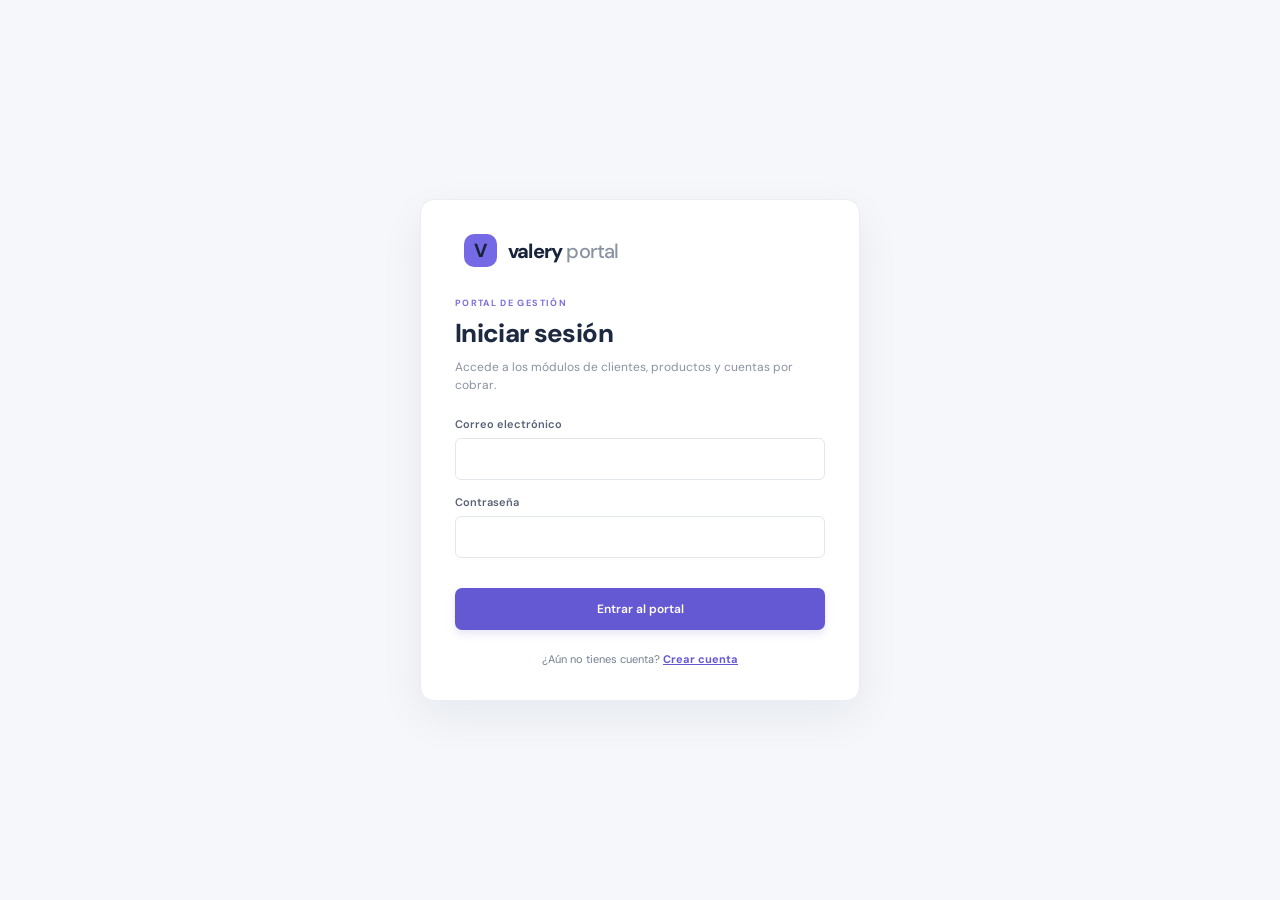
<file: login.html>
<!doctype html>
<html lang="es">
  <head>
    <meta charset="UTF-8">
    <meta name="viewport" content="width=device-width, initial-scale=1">
    <meta name="theme-color" content="#17243b">
    <meta name="description" content="Inicio de sesión del portal Valery.">
    <title>Iniciar sesión | Valery</title>
    <link rel="preconnect" href="https://fonts.googleapis.com">
    <link rel="preconnect" href="https://fonts.gstatic.com" crossorigin>
    <link href="https://fonts.googleapis.com/css2?family=DM+Sans:wght@400;500;600;700;800&display=swap" rel="stylesheet">
    <link rel="stylesheet" href="./styles.css">
    <script src="./auth.js" defer></script>
  </head>
  <body class="auth-page">
    <main class="auth-card">
      <a class="brand auth-brand" href="./login.html"><span class="brand-mark">V</span><span>valery <span class="brand-light">portal</span></span></a>
      <p class="eyebrow">PORTAL DE GESTIÓN</p>
      <h1>Iniciar sesión</h1>
      <p class="subtitle">Accede a los módulos de clientes, productos y cuentas por cobrar.</p>
      <form class="auth-form" data-auth-form="login" novalidate>
        <label class="form-field">Correo electrónico
          <input name="correo" type="email" autocomplete="email" maxlength="190" required>
        </label>
        <label class="form-field">Contraseña
          <input name="contrasena" type="password" autocomplete="current-password" minlength="8" required>
        </label>
        <p class="auth-message" role="alert" aria-live="polite"></p>
        <button class="button button-primary" type="submit">Entrar al portal</button>
      </form>
      <p class="auth-switch">¿Aún no tienes cuenta? <a href="./registro.html">Crear cuenta</a></p>
    </main>
  </body>
</html>
</file>
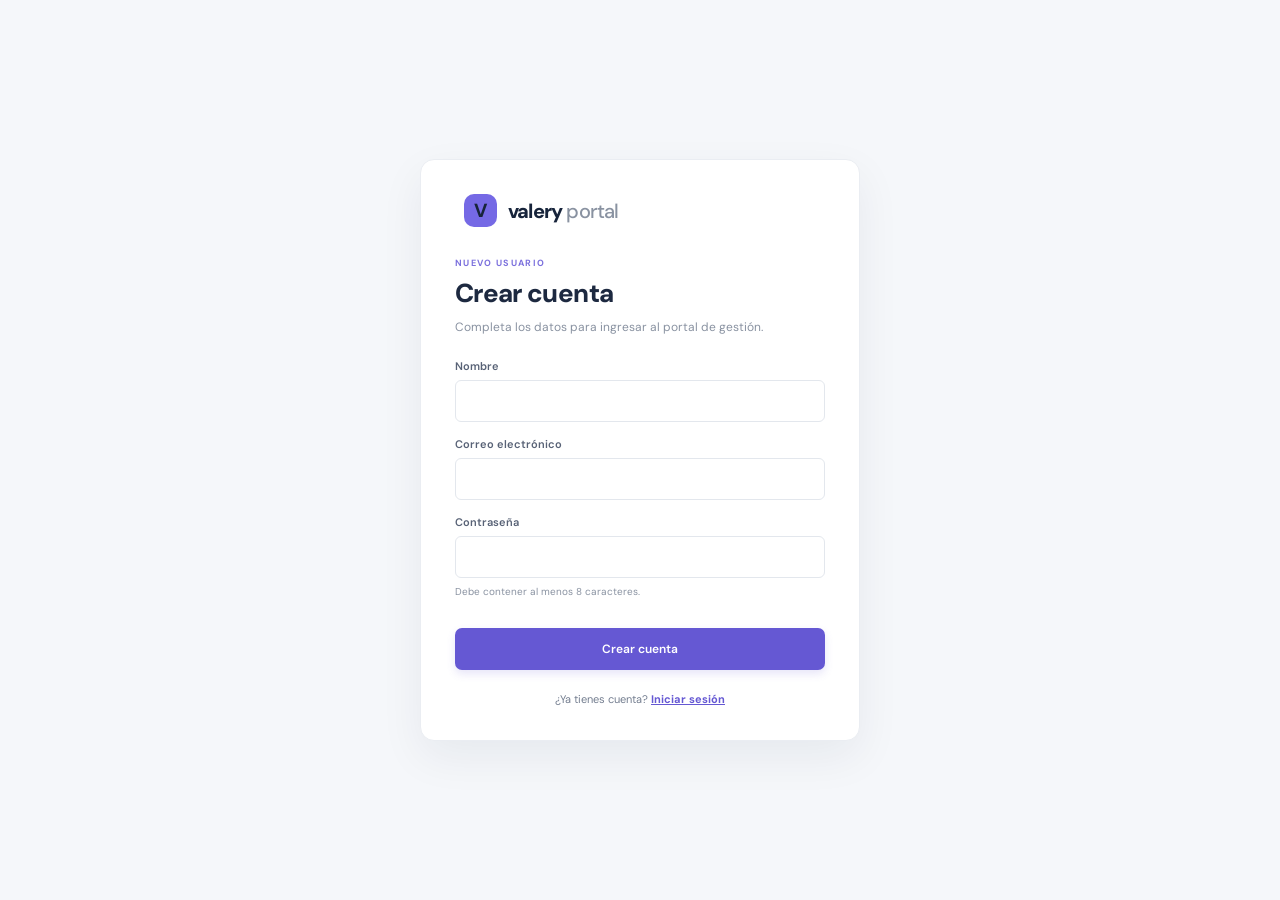
<file: registro.html>
<!doctype html>
<html lang="es">
  <head>
    <meta charset="UTF-8">
    <meta name="viewport" content="width=device-width, initial-scale=1">
    <meta name="theme-color" content="#17243b">
    <meta name="description" content="Registro de una cuenta del portal Valery.">
    <title>Crear cuenta | Valery</title>
    <link rel="preconnect" href="https://fonts.googleapis.com">
    <link rel="preconnect" href="https://fonts.gstatic.com" crossorigin>
    <link href="https://fonts.googleapis.com/css2?family=DM+Sans:wght@400;500;600;700;800&display=swap" rel="stylesheet">
    <link rel="stylesheet" href="./styles.css">
    <script src="./auth.js" defer></script>
  </head>
  <body class="auth-page">
    <main class="auth-card">
      <a class="brand auth-brand" href="./login.html"><span class="brand-mark">V</span><span>valery <span class="brand-light">portal</span></span></a>
      <p class="eyebrow">NUEVO USUARIO</p>
      <h1>Crear cuenta</h1>
      <p class="subtitle">Completa los datos para ingresar al portal de gestión.</p>
      <form class="auth-form" data-auth-form="registro" novalidate>
        <label class="form-field">Nombre
          <input name="nombre" autocomplete="name" minlength="2" maxlength="120" required>
        </label>
        <label class="form-field">Correo electrónico
          <input name="correo" type="email" autocomplete="email" maxlength="190" required>
        </label>
        <label class="form-field">Contraseña
          <input name="contrasena" type="password" autocomplete="new-password" minlength="8" maxlength="200" required>
          <small>Debe contener al menos 8 caracteres.</small>
        </label>
        <p class="auth-message" role="alert" aria-live="polite"></p>
        <button class="button button-primary" type="submit">Crear cuenta</button>
      </form>
      <p class="auth-switch">¿Ya tienes cuenta? <a href="./login.html">Iniciar sesión</a></p>
    </main>
  </body>
</html>
</file>
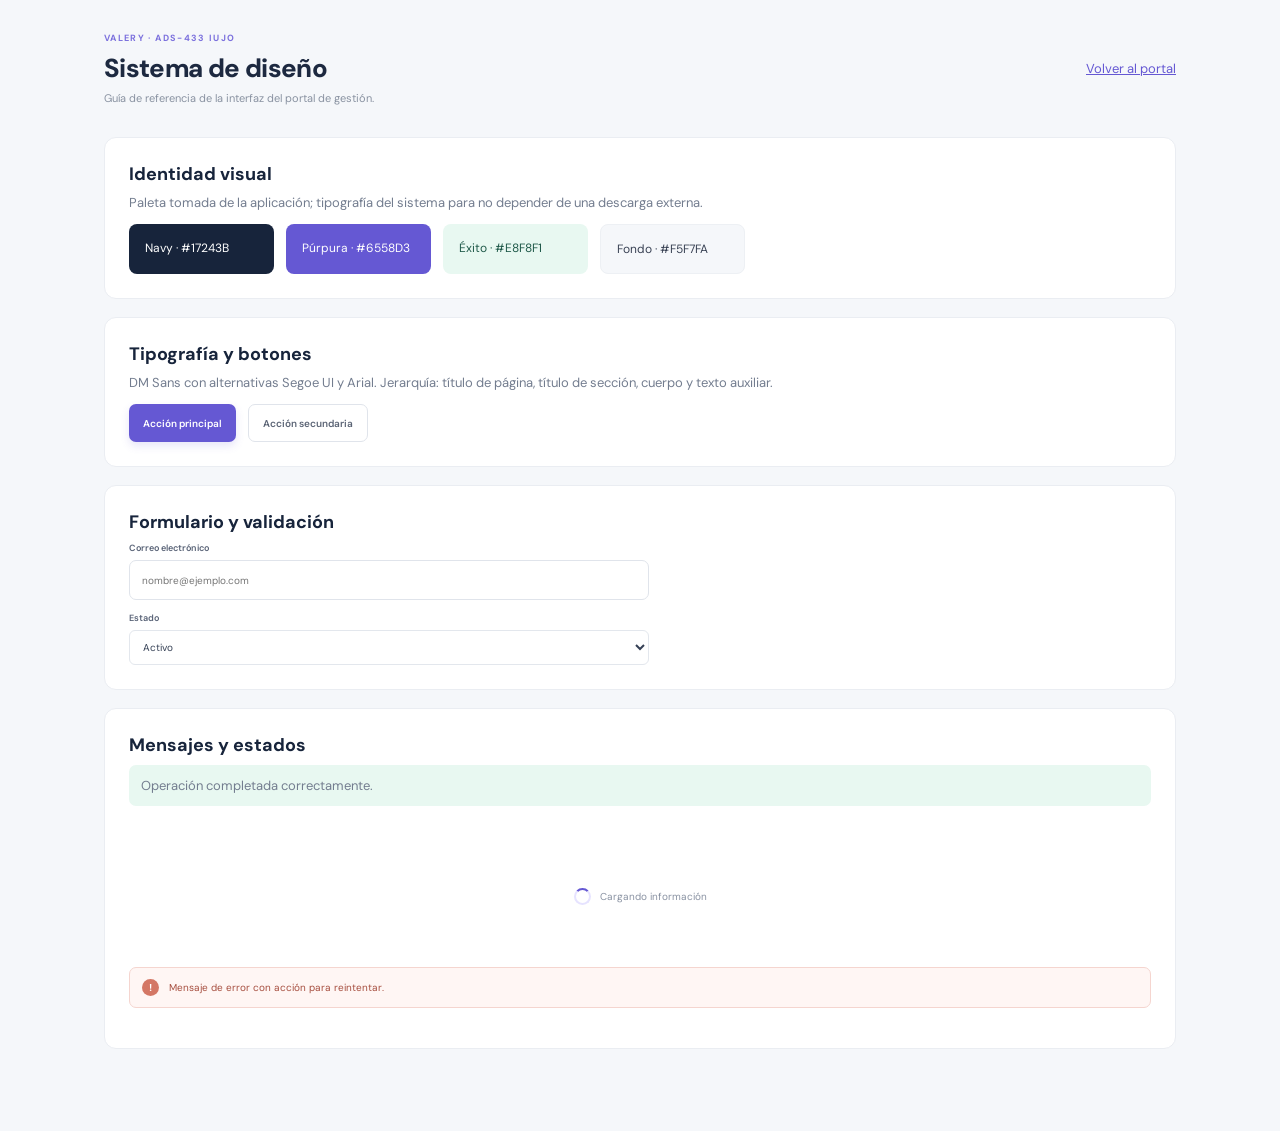
<file: sistema_diseno.html>
<!doctype html>
<html lang="es">
  <head>
    <meta charset="UTF-8">
    <meta name="viewport" content="width=device-width, initial-scale=1">
    <meta name="description" content="Guía de componentes visuales del portal Valery.">
    <title>Sistema de diseño | Valery</title>
    <link rel="preconnect" href="https://fonts.googleapis.com">
    <link rel="preconnect" href="https://fonts.gstatic.com" crossorigin>
    <link href="https://fonts.googleapis.com/css2?family=DM+Sans:wght@400;500;600;700;800&display=swap" rel="stylesheet">
    <link rel="stylesheet" href="./styles.css">
  </head>
  <body>
    <main class="design-page">
      <header class="design-header">
        <div><p class="eyebrow">VALERY · ADS-433 IUJO</p><h1>Sistema de diseño</h1><p class="subtitle">Guía de referencia de la interfaz del portal de gestión.</p></div>
        <a href="./index.html">Volver al portal</a>
      </header>
      <section class="design-section">
        <h2>Identidad visual</h2>
        <p>Paleta tomada de la aplicación; tipografía del sistema para no depender de una descarga externa.</p>
        <div class="swatches"><div class="swatch navy">Navy · #17243B</div><div class="swatch purple">Púrpura · #6558D3</div><div class="swatch green">Éxito · #E8F8F1</div><div class="swatch gray">Fondo · #F5F7FA</div></div>
      </section>
      <section class="design-section">
        <h2>Tipografía y botones</h2>
        <p>DM Sans con alternativas Segoe UI y Arial. Jerarquía: título de página, título de sección, cuerpo y texto auxiliar.</p>
        <div class="component-row"><button class="button button-primary" type="button">Acción principal</button><button class="button button-secondary" type="button">Acción secundaria</button></div>
      </section>
      <section class="design-section">
        <h2>Formulario y validación</h2>
        <form class="design-form">
          <label class="form-field">Correo electrónico<input type="email" placeholder="nombre@ejemplo.com"></label>
          <label class="form-field">Estado<select><option>Activo</option><option>Inactivo</option></select></label>
        </form>
      </section>
      <section class="design-section">
        <h2>Mensajes y estados</h2>
        <p class="design-note" role="status">Operación completada correctamente.</p>
        <div class="loading-state"><span class="spinner" aria-hidden="true"></span>Cargando información</div>
        <div class="alert" role="alert"><span class="alert-symbol">!</span><span>Mensaje de error con acción para reintentar.</span></div>
      </section>
    </main>
  </body>
</html>
</file>
<file: styles.css>
:root {
  font-family: "DM Sans", "Segoe UI", Arial, sans-serif;
  color: #20283a;
  background: #f5f7fa;
  font-synthesis: none;
  text-rendering: optimizeLegibility;
  -webkit-font-smoothing: antialiased;
  --navy: #17243b;
  --muted: #8992a1;
  --line: #edf0f4;
  --purple: #6558d3;
}

* { box-sizing: border-box; }
body { min-width: 360px; min-height: 100vh; margin: 0; }
button, input, select, textarea { font: inherit; }
button { cursor: pointer; }
button:disabled { cursor: not-allowed; opacity: .6; }
.app-shell { min-height: 100vh; }
.sidebar { position: fixed; inset: 0 auto 0 0; z-index: 2; display: flex; width: 238px; flex-direction: column; padding: 28px 17px 21px; color: #fff; background: var(--navy); }
.brand { display: flex; align-items: center; gap: 11px; padding: 0 9px; color: #fff; font-size: 20px; font-weight: 800; letter-spacing: -.8px; text-decoration: none; }
.brand-mark { display: grid; width: 33px; height: 33px; place-items: center; border-radius: 10px; background: #7569e5; font-size: 19px; }
.brand-light { color: #a8b2c3; font-weight: 500; }
.sidebar-label { margin: 56px 10px 12px; color: #8d9ab0; font-size: 10px; font-weight: 700; letter-spacing: 1.5px; }
.main-nav { display: flex; flex-direction: column; gap: 4px; }
.nav-link { display: flex; width: 100%; align-items: center; gap: 13px; padding: 12px 13px; border: 0; border-radius: 8px; color: #c0cad9; background: transparent; font-size: 12px; text-align: left; }
.nav-link.active { color: #fff; background: #293750; box-shadow: inset 3px 0 #8b80f1; }
.nav-link:hover:not(.active) { color: #fff; background: #22314a; }
.nav-icon { width: 18px; color: #aaa2ff; font-size: 17px; text-align: center; }
.sidebar-note { display: flex; align-items: center; gap: 10px; margin-top: auto; padding: 13px 9px; border: 1px solid #344159; border-radius: 9px; }
.online-dot { width: 8px; height: 8px; border-radius: 50%; background: #51c69b; box-shadow: 0 0 0 4px #27465a; }
.sidebar-note strong, .sidebar-note small { display: block; }
.sidebar-note strong { font-size: 11px; }
.sidebar-note small { margin-top: 4px; color: #98a5b7; font-size: 10px; }
.sidebar-footer { padding: 17px 9px 0; color: #8794a9; font-size: 10px; line-height: 1.7; }
.main-content { max-width: 1600px; min-height: 100vh; margin-left: 238px; padding: 0 38px 50px; }
.topbar { display: flex; height: 69px; align-items: center; justify-content: space-between; border-bottom: 1px solid #e9edf2; }
.topbar-start { display: flex; align-items: center; gap: 12px; }
.menu-toggle { display: none; width: 34px; height: 34px; border: 1px solid #e5e8ee; border-radius: 7px; color: var(--navy); background: #fff; font-size: 17px; }
.breadcrumb { color: #8c95a5; font-size: 12px; }
.breadcrumb span { padding: 0 9px; color: #c5cad3; }
.breadcrumb strong { color: #333d50; font-weight: 600; }
.account-chip { display: flex; align-items: center; gap: 9px; color: #586174; font-size: 11px; }
.avatar { display: grid; width: 30px; height: 30px; place-items: center; border-radius: 50%; color: #5145bb; background: #e9e7ff; font-size: 10px; font-weight: 700; }
.page-heading { display: flex; align-items: center; justify-content: space-between; gap: 16px; margin: 31px 0 23px; }
.eyebrow { margin: 0 0 7px; color: #7b70dd; font-size: 9px; font-weight: 700; letter-spacing: 1.35px; }
h1, h2, p { margin-top: 0; }
h1 { margin-bottom: 6px; color: #1d2940; font-size: 26px; font-weight: 800; letter-spacing: -.65px; }
.subtitle { margin-bottom: 0; color: #8992a1; font-size: 11px; }
.button { display: inline-flex; min-height: 38px; align-items: center; justify-content: center; gap: 8px; padding: 0 14px; border: 0; border-radius: 7px; font-size: 10px; font-weight: 600; transition: background .15s ease; }
.button-primary { color: #fff; background: var(--purple); box-shadow: 0 4px 9px #6558d328; }
.button-primary:hover:not(:disabled) { background: #5145bd; }
.button-secondary { border: 1px solid #e0e4eb; color: #5b6475; background: #fff; }
.metrics { display: grid; grid-template-columns: repeat(4, minmax(0, 1fr)); gap: 13px; margin-bottom: 18px; }
.compact-metrics { grid-template-columns: repeat(3, minmax(0, 1fr)); }
.metric-card { min-width: 0; padding: 15px 16px 13px; border: 1px solid #ebeff3; border-radius: 10px; background: #fff; box-shadow: 0 2px 6px #25365205; }
.metric-top { display: flex; align-items: center; justify-content: space-between; gap: 6px; color: #737d8f; font-size: 10px; }
.metric-icon { display: grid; width: 27px; height: 27px; flex: 0 0 27px; place-items: center; border-radius: 8px; font-size: 12px; font-weight: 700; }
.metric-icon.purple { color: #695bd7; background: #f0eeff; }
.metric-icon.green { color: #2da981; background: #e8f8f1; }
.metric-icon.amber { color: #d99b39; background: #fff5e5; }
.metric-icon.blue { color: #4389d3; background: #eaf4ff; }
.metric-icon.red { color: #cb6253; background: #fff0ed; }
.metric-card > strong { display: block; margin: 12px 0 4px; color: #202a3e; font-size: 21px; font-weight: 800; letter-spacing: -.4px; }
.metric-card > strong.metric-balance { font-size: clamp(14px, 1.4vw, 19px); }
.metric-card > small { color: #9aa2af; font-size: 9px; }
.table-card { overflow: hidden; margin-bottom: 18px; border: 1px solid #eaedf2; border-radius: 10px; background: #fff; box-shadow: 0 2px 8px #25365207; }
.table-heading { display: flex; align-items: center; justify-content: space-between; padding: 18px 19px 15px; }
.table-heading h2 { margin: 0 0 5px; color: #263148; font-size: 13px; font-weight: 700; }
.table-heading p { margin: 0; color: #929baa; font-size: 9px; }
.record-count { padding: 5px 8px; border-radius: 5px; color: #786cdb; background: #f3f1ff; font-size: 9px; font-weight: 600; white-space: nowrap; }
.filters { display: flex; gap: 9px; padding: 0 19px 14px; }
.filter-select { display: flex; align-items: center; gap: 8px; color: #778194; font-size: 9px; white-space: nowrap; }
.filter-select select { min-height: 34px; padding: 0 24px 0 9px; border: 1px solid #e6e9ef; border-radius: 6px; color: #596376; background: #fff; font: inherit; }
.search-box { display: flex; width: min(430px, 100%); height: 34px; align-items: center; gap: 8px; padding: 0 10px; border: 1px solid #e8ebf0; border-radius: 6px; color: #a6aebb; }
.search-box > span { font-size: 19px; }
.search-box input { width: 100%; border: 0; outline: 0; color: #343e52; background: transparent; font-size: 10px; }
.search-box input::placeholder { color: #a7aebb; }
.search-box button { padding: 0; border: 0; color: #7e8797; background: transparent; font-size: 17px; }
.table-wrap { overflow-x: auto; }
table { width: 100%; border-collapse: collapse; text-align: left; white-space: nowrap; }
thead { background: #fafbfc; }
th { height: 35px; padding: 0 11px; color: #929baa; font-size: 8px; font-weight: 700; letter-spacing: .55px; }
th:first-child, td:first-child { padding-left: 19px; }
th:last-child, td:last-child { padding-right: 17px; }
td { height: 59px; padding: 8px 11px; border-top: 1px solid #f0f2f5; color: #596376; font-size: 9px; }
.client-cell { display: flex; align-items: center; gap: 9px; }
.client-avatar { display: grid; width: 31px; height: 31px; flex: 0 0 31px; place-items: center; border-radius: 9px; color: #6558d3; background: #f0eeff; font-size: 9px; font-weight: 700; }
.client-cell strong, .client-cell small, .invoice-customer strong, .invoice-customer small { display: block; }
.client-cell strong, .invoice-customer strong { color: #354055; font-size: 9px; font-weight: 600; }
.client-cell small, .invoice-customer small { max-width: 190px; overflow: hidden; margin-top: 4px; color: #9ba3b0; font-size: 8px; text-overflow: ellipsis; }
.rif-cell { color: #515b6d; font-weight: 500; }
.money-cell { color: #424d60; font-variant-numeric: tabular-nums; font-weight: 600; }
.row-actions { display: flex; justify-content: flex-end; gap: 4px; }
.icon-button { display: grid; width: 27px; height: 27px; place-items: center; border: 1px solid transparent; border-radius: 6px; color: #758095; background: transparent; font-size: 13px; }
.icon-button:hover { border-color: #eceafc; color: #6558d3; background: #f8f7ff; }
.icon-button.danger:hover { border-color: #fae4df; color: #ca6957; background: #fff6f4; }
.loading-state, .empty-state { display: flex; min-height: 155px; align-items: center; justify-content: center; gap: 9px; color: #8992a2; font-size: 10px; }
.spinner { width: 17px; height: 17px; border: 2px solid #e6e3ff; border-top-color: #6558d3; border-radius: 50%; animation: spin .75s linear infinite; }
@keyframes spin { to { transform: rotate(360deg); } }
.empty-state { flex-direction: column; gap: 5px; }
.empty-state > span { color: #aaa3ed; font-size: 23px; }
.empty-state strong { color: #536075; font-size: 11px; }
.empty-state small { color: #98a1af; font-size: 9px; }
.pagination { display: flex; min-height: 55px; align-items: center; justify-content: space-between; gap: 12px; padding: 9px 18px; border-top: 1px solid #f0f2f5; color: #8e97a6; font-size: 9px; }
.pagination-controls { display: flex; align-items: center; gap: 8px; }
.pagination .button { min-height: 29px; padding: 0 10px; font-size: 9px; }
.page-indicator { min-width: 40px; color: #566174; text-align: center; }
.alert { display: flex; align-items: center; gap: 10px; margin: -7px 0 16px; padding: 11px 12px; border: 1px solid #f5d5cf; border-radius: 7px; color: #a64e3f; background: #fff6f4; font-size: 10px; }
.alert-symbol { display: grid; width: 17px; height: 17px; flex: 0 0 17px; place-items: center; border-radius: 50%; color: #fff; background: #d47765; font-size: 10px; font-weight: 700; }
.alert-close { margin-left: auto; border: 0; color: #a64e3f; background: transparent; font-size: 9px; font-weight: 700; white-space: nowrap; }
.price-layout { display: grid; grid-template-columns: minmax(0, 1.65fr) minmax(185px, .75fr); gap: 14px; margin-bottom: 16px; }
.price-form { display: grid; grid-template-columns: 1fr 1fr; gap: 14px; padding: 0 19px 19px; }
.form-field { display: flex; min-width: 0; flex-direction: column; gap: 6px; color: #586276; font-size: 9px; font-weight: 600; }
.form-field input, .form-field select, .form-field textarea { width: 100%; min-height: 35px; padding: 8px 9px; border: 1px solid #e3e7ed; border-radius: 6px; outline: 0; color: #354055; background: #fff; font-size: 10px; font-weight: 400; }
.form-field textarea { resize: vertical; }
.form-field input:focus, .form-field select:focus, .form-field textarea:focus { border-color: #938bea; box-shadow: 0 0 0 3px #7569e51a; }
.form-field [aria-invalid="true"] { border-color: #d47765; }
.price-form > .form-field:first-child, .price-help, .price-form > button { grid-column: 1 / -1; }
.price-form > button { justify-self: start; }
.price-help { padding: 10px; border-radius: 6px; color: #6e6a9f; background: #f6f5ff; font-size: 9px; line-height: 1.5; }
.product-count-card { align-self: start; }
.product-count-card > strong { margin-top: 19px; font-size: 27px; }
.statistics-input-card, .statistics-result-card { margin-bottom: 15px; padding: 18px; border: 1px solid #eaedf2; border-radius: 10px; background: #fff; box-shadow: 0 2px 8px #25365207; }
.statistics-input-heading { display: flex; align-items: flex-start; justify-content: space-between; gap: 14px; margin-bottom: 15px; }
.statistics-input-heading h2, .statistics-result-card h2 { margin: 0 0 5px; color: #263148; font-size: 13px; }
.statistics-input-heading p, .statistics-inputs small, .statistics-note, .statistics-actions > span { margin: 0; color: #8992a1; font-size: 10px; line-height: 1.6; }
.statistics-inputs { display: grid; grid-template-columns: repeat(2, minmax(0, 1fr)); gap: 14px; }
.statistics-inputs textarea { min-height: 100px; font-family: Consolas, monospace; font-size: 12px; line-height: 1.6; }
.statistics-inputs small { font-weight: 400; }
.statistics-actions { display: flex; align-items: center; justify-content: space-between; gap: 12px; margin-top: 15px; }
.statistics-results { display: grid; gap: 15px; }
.statistics-summaries { display: grid; grid-template-columns: repeat(auto-fit, minmax(260px, 1fr)); gap: 15px; }
.statistics-result-card { min-width: 0; margin: 0; }
.statistics-measures, .statistics-regression { display: grid; grid-template-columns: repeat(2, minmax(0, 1fr)); gap: 8px; margin: 13px 0 0; }
.statistics-measures > div, .statistics-regression > div { min-width: 0; padding: 10px; border-radius: 7px; background: #f7f8fb; }
.statistics-measures dt, .statistics-regression dt { color: #818b9b; font-size: 9px; line-height: 1.4; }
.statistics-measures dd, .statistics-regression dd { overflow-wrap: anywhere; margin: 5px 0 0; color: #263148; font-size: 13px; font-weight: 700; }
.statistics-chart-wrap { overflow-x: auto; margin: 10px 0; }
.statistics-chart { display: block; width: 100%; min-width: 440px; height: auto; }
.statistics-chart line { stroke: #cfd5df; stroke-width: 1.5; }
.statistics-chart rect { fill: #7569e5; }
.statistics-chart circle { fill: #6558d3; stroke: #fff; stroke-width: 1.5; }
.statistics-chart text { fill: #737d8f; font-family: inherit; font-size: 10px; }
.statistics-chart .statistics-regression-line { stroke: #d87955; stroke-dasharray: 6 4; stroke-width: 2.5; }
.statistics-result-card table { white-space: normal; }
.statistics-result-card th, .statistics-result-card td { height: auto; padding: 9px 11px; font-size: 10px; }
.statistics-caution { margin: 12px 0 0; color: #8c6729; font-size: 10px; line-height: 1.6; }
.statistics-error { margin: 0 0 15px; padding: 12px 14px; border: 1px solid #f5d5cf; border-radius: 7px; color: #a64e3f; background: #fff6f4; font-size: 11px; }
.statistics-result-card { margin-bottom: 15px; padding: 18px; border: 1px solid #eaedf2; border-radius: 10px; background: #fff; box-shadow: 0 2px 8px #25365207; }
.statistics-result-card h2 { margin: 0 0 5px; color: #263148; font-size: 13px; }
.statistics-note { margin: 0; color: #8992a1; font-size: 10px; line-height: 1.6; }
.behavior-chart { margin-top: 18px; }
.behavior-chart-bar { display: flex; height: 28px; overflow: hidden; border-radius: 7px; background: #f0f2f5; }
.behavior-chart-segment { min-width: 2px; transition: width .2s ease; }
.behavior-chart-segment.on-time, .behavior-legend i.on-time { background: #31a77b; }
.behavior-chart-segment.reminded, .behavior-legend i.reminded { background: #dfa43c; }
.behavior-chart-segment.late, .behavior-legend i.late { background: #cf6658; }
.behavior-legend { display: flex; flex-wrap: wrap; gap: 12px 20px; margin-top: 12px; }
.behavior-legend > span { display: flex; align-items: center; gap: 6px; color: #737d8f; font-size: 10px; }
.behavior-legend i { width: 9px; height: 9px; border-radius: 3px; }
.behavior-legend strong { color: #303a4f; }
.statistics-caution { margin: 15px 0 0; padding: 10px 12px; border-radius: 6px; color: #8c6729; background: #fff8e9; font-size: 10px; line-height: 1.6; }
.statistics-demo-note { margin: 10px 0 0; padding: 10px 12px; border: 1px solid #f1d6a5; border-radius: 6px; color: #765c2d; background: #fffaf0; font-size: 10px; line-height: 1.6; }
.payment-modal { width: min(430px, calc(100% - 30px)); }
.payment-summary { margin-bottom: 15px; padding: 11px; border-radius: 6px; color: #586276; background: #f7f7fb; font-size: 10px; line-height: 1.5; }
.invoice-actions { display: flex; flex-wrap: wrap; gap: 6px; }
.probability-cell { display: grid; min-width: 100px; gap: 5px; }
.probability-cell strong { color: #28344b; font-size: 11px; }
.probability-track { height: 5px; overflow: hidden; border-radius: 5px; background: #edf0f4; }
.probability-track i { display: block; height: 100%; border-radius: inherit; background: #31a77b; }
.behavior-badge { display: inline-block; padding: 5px 7px; border-radius: 20px; font-size: 8px; font-weight: 700; white-space: nowrap; }
.behavior-badge.on-time { color: #248b68; background: #e8f7f1; }
.behavior-badge.reminded { color: #986917; background: #fff5df; }
.behavior-badge.late { color: #bf5a4d; background: #fff0ed; }
.reminder-button { min-height: 30px; padding: 0 9px; font-size: 9px; }
.statistics-manual { margin: 16px 0; padding: 14px 18px; border: 1px solid #eaedf2; border-radius: 10px; background: #fff; }
.statistics-manual > summary { color: #354055; font-size: 11px; font-weight: 700; cursor: pointer; }
.statistics-manual[open] > summary { margin-bottom: 14px; }
.product-name { color: #374257; font-weight: 600; }
.days-filter { display: flex; align-items: center; gap: 7px; color: #778194; font-size: 9px; white-space: nowrap; }
.days-filter select { min-height: 33px; padding: 0 22px 0 8px; border: 1px solid #e6e9ef; border-radius: 6px; color: #596376; background: #fff; font: inherit; }
.alert-panel { overflow: hidden; margin-bottom: 16px; border: 1px solid #f0e6d1; border-radius: 10px; background: #fff; }
.alert-panel-title { display: flex; align-items: center; gap: 10px; padding: 14px 17px; border-bottom: 1px solid #f2eee5; }
.alert-panel-title > div { display: flex; flex: 1; flex-direction: column; gap: 4px; }
.alert-panel-title strong { color: #374257; font-size: 10px; }
.alert-panel-title small { color: #929baa; font-size: 8px; }
.invoice-alert { display: grid; grid-template-columns: 10px minmax(140px, 1fr) minmax(90px, auto) minmax(130px, auto); align-items: center; gap: 10px; padding: 11px 18px; border-bottom: 1px solid #f0f2f5; }
.invoice-alert:last-child { border-bottom: 0; }
.invoice-alert.vencido { background: #fff9f8; }
.invoice-alert.por_vencer { background: #fffdf7; }
.invoice-alert-main strong { color: #384358; font-size: 9px; }
.invoice-alert-main small { display: block; margin-top: 4px; color: #929baa; font-size: 8px; }
.invoice-alert-amount { color: #394459; font-size: 9px; font-weight: 700; text-align: right; }
.invoice-alert-due { color: #858e9e; font-size: 8px; text-align: right; }
.alert-status-dot { width: 8px; height: 8px; border-radius: 50%; background: #48ae86; }
.alert-status-dot.vencido { background: #d8695b; box-shadow: 0 0 0 3px #fbe7e4; }
.alert-status-dot.por_vencer { background: #d69a35; box-shadow: 0 0 0 3px #fff0d0; }
.alert-status-dot.al_dia { background: #48ae86; box-shadow: 0 0 0 3px #e2f5ed; }
.no-alerts { display: flex; min-height: 135px; align-items: center; justify-content: center; flex-direction: column; gap: 6px; }
.no-alerts > span { display: grid; width: 28px; height: 28px; place-items: center; border-radius: 50%; color: #26936d; background: #e8f7f1; font-weight: 700; }
.no-alerts strong { color: #4e5b70; font-size: 10px; }
.no-alerts small { color: #98a1af; font-size: 8px; text-align: center; }
.status-pill { display: inline-flex; min-width: 58px; justify-content: center; padding: 4px 7px; border-radius: 20px; color: #248b68; background: #e8f7f1; font-size: 8px; font-weight: 600; }
.status-pill.vencido { color: #bf5a4d; background: #fff0ed; }
.status-pill.por_vencer { color: #ad791f; background: #fff5df; }
.status-pill.al_dia { color: #248b68; background: #e8f7f1; }
.modal { width: min(590px, calc(100% - 30px)); max-height: min(90vh, 740px); padding: 0; border: 0; border-radius: 12px; background: #fff; box-shadow: 0 20px 65px #111d3240; }
.modal::backdrop { background: #131e32a8; }
.modal form { padding: 21px 23px 19px; }
.confirm-dialog { width: min(440px, calc(100% - 30px)); }
.confirm-dialog form > p { color: #697386; font-size: 12px; line-height: 1.6; }
.modal-heading { display: flex; align-items: flex-start; justify-content: space-between; margin-bottom: 18px; }
.modal-heading h2 { margin: 0; color: #202a3e; font-size: 18px; font-weight: 800; }
.modal-close { width: 29px; height: 29px; border: 0; border-radius: 6px; color: #788294; background: #f4f5f8; font-size: 19px; }
.form-grid { display: grid; grid-template-columns: 1fr 1fr; gap: 12px 13px; }
.form-field.full-width { grid-column: 1 / -1; }
.required-mark { color: #d47765; }
.field-error { min-height: 0; color: #bd5d4d; font-size: 8px; font-weight: 400; }
.form-error { margin: 0; color: #b55244; font-size: 9px; }
.modal-actions { display: flex; justify-content: flex-end; gap: 8px; margin-top: 18px; padding-top: 14px; border-top: 1px solid #eff1f4; }
.toast { position: fixed; right: 24px; bottom: 23px; z-index: 8; max-width: min(420px, calc(100vw - 35px)); padding: 13px 17px; border-radius: 8px; color: #fff; background: #24344c; box-shadow: 0 9px 25px #17243b30; font-size: 10px; }
.toast[hidden] { display: none; }
.sr-only { position: absolute; width: 1px; height: 1px; overflow: hidden; clip: rect(0, 0, 0, 0); white-space: nowrap; clip-path: inset(50%); }

@media (max-width: 1050px) {
  .main-content { padding-right: 22px; padding-left: 22px; }
  .metrics { grid-template-columns: repeat(2, minmax(0, 1fr)); }
  .compact-metrics { grid-template-columns: repeat(3, minmax(0, 1fr)); }
  .price-layout { grid-template-columns: 1fr; }
  .statistics-inputs { grid-template-columns: 1fr; }
}

@media (max-width: 700px) {
  .sidebar { width: 238px; align-items: stretch; padding: 18px 17px; transform: translateX(-105%); transition: transform .2s ease; box-shadow: 8px 0 28px #17243b20; }
  .sidebar.is-open { transform: translateX(0); }
  .brand { padding: 0 9px; }
  .brand > span:last-child, .sidebar-label, .sidebar-note > span:last-child, .sidebar-footer { display: initial; }
  .sidebar-label { margin: 32px 10px 12px; }
  .main-nav { width: 100%; align-items: stretch; margin-top: 0; }
  .main-nav .nav-link { width: 100%; height: auto; justify-content: flex-start; gap: 13px; padding: 12px 13px; overflow: visible; font-size: 12px; }
  .main-nav .nav-link .nav-icon { flex: 0 0 18px; font-size: 17px; }
  .sidebar-note { width: auto; justify-content: flex-start; padding: 13px 9px; }
  .main-content { margin-left: 0; padding: 0 13px 32px; }
  .statistics-inputs { grid-template-columns: 1fr; }
  .menu-toggle { display: inline-grid; place-items: center; }
  .topbar { height: 58px; }
  .account-chip { font-size: 10px; }
  .account-chip .avatar { font-size: 10px; }
  .account-chip [data-logout] { min-height: 31px; padding: 0 8px; font-size: 8px; }
  .page-heading { align-items: flex-start; margin-top: 24px; }
  .page-heading .button { flex: 0 0 auto; padding: 0 9px; font-size: 9px; }
  h1 { font-size: 21px; }
  .subtitle { max-width: 270px; font-size: 10px; line-height: 1.5; }
  .metrics { gap: 8px; }
  .compact-metrics { grid-template-columns: 1fr 1fr; }
  .compact-metrics .metric-card:last-child { grid-column: 1 / -1; }
  .statistics-input-heading, .statistics-actions { align-items: stretch; flex-direction: column; }
  .statistics-actions .button { width: 100%; }
  .statistics-measures, .statistics-regression { grid-template-columns: 1fr 1fr; }
  .behavior-legend { flex-direction: column; gap: 8px; }
  .metric-card { padding: 11px; }
  .metric-top { font-size: 8px; }
  .metric-card > strong { font-size: 18px; }
  .metric-card > small { font-size: 8px; }
  .table-heading { padding-right: 12px; padding-left: 12px; }
  .filters { padding-right: 12px; padding-left: 12px; }
  .filters { align-items: stretch; flex-direction: column; }
  .filter-select { justify-content: space-between; }
  .pagination { align-items: flex-start; flex-direction: column; padding-right: 12px; padding-left: 12px; }
  .pagination-controls { align-self: flex-end; }
  .price-form { grid-template-columns: 1fr; padding-right: 13px; padding-left: 13px; }
  .price-form > .form-field:first-child, .price-help, .price-form > button { grid-column: auto; }
  .price-form > button { justify-self: stretch; }
  .days-filter { align-items: flex-end; flex-direction: column; gap: 4px; white-space: normal; text-align: right; }
  .invoice-alert { grid-template-columns: 9px minmax(100px, 1fr) auto; gap: 8px; padding: 10px; }
  .invoice-alert-due { grid-column: 2 / -1; text-align: left; }
  .alert-panel-title { padding: 11px; }
  .alert-panel-title small { max-width: 170px; line-height: 1.4; }
  .form-grid { grid-template-columns: 1fr; }
  .form-field.full-width { grid-column: auto; }
  .modal form { padding: 18px; }
}

.auth-page { display: grid; min-height: 100vh; place-items: center; padding: 22px; background: #f5f7fa; }
.auth-card { width: min(440px, 100%); padding: 34px; border: 1px solid #eaedf2; border-radius: 14px; background: #fff; box-shadow: 0 16px 44px #17243b10; }
.auth-brand { margin-bottom: 30px; color: var(--navy); }
.auth-brand .brand-light { color: #8992a1; }
.auth-card h1 { margin: 0 0 8px; }
.auth-card .subtitle { margin-bottom: 23px; font-size: 12px; line-height: 1.5; }
.auth-form { display: grid; gap: 15px; }
.auth-form .form-field { gap: 7px; font-size: 11px; }
.auth-form .form-field input { min-height: 42px; font-size: 12px; }
.auth-form .form-field small { color: #8992a1; font-size: 10px; font-weight: 400; }
.auth-form > .button { min-height: 42px; font-size: 12px; }
.auth-message { min-height: 0; margin: 0; color: #b55244; font-size: 11px; }
.auth-message:not(:empty) { padding: 10px; border-radius: 6px; background: #fff6f4; }
.auth-switch { margin: 22px 0 0; color: #737d8f; font-size: 11px; text-align: center; }
.auth-switch a { color: var(--purple); font-weight: 700; }

@media (max-width: 480px) {
  .auth-card { padding: 25px 20px; }
  .topbar-start { gap: 7px; }
  .account-chip { gap: 5px; }
  .account-chip .avatar { display: none; }
}

.design-page { max-width: 1120px; margin: 0 auto; padding: 32px 24px 64px; }
.design-header { display: flex; align-items: center; justify-content: space-between; gap: 20px; margin-bottom: 32px; }
.design-header a { color: var(--purple); font-size: 13px; }
.design-section { margin: 18px 0; padding: 24px; border: 1px solid #eaedf2; border-radius: 12px; background: #fff; }
.design-section h2 { margin-bottom: 8px; color: var(--navy); font-size: 18px; }
.design-section > p { color: #737d8f; font-size: 13px; }
.swatches, .component-row { display: flex; flex-wrap: wrap; gap: 12px; }
.swatch { min-width: 145px; padding: 16px; border-radius: 8px; color: #fff; font-size: 12px; }
.swatch.navy { background: #17243b; }
.swatch.purple { background: #6558d3; }
.swatch.green { color: #1f5949; background: #e8f8f1; }
.swatch.gray { color: #394254; background: #f5f7fa; border: 1px solid #edf0f4; }
.design-form { display: grid; max-width: 520px; gap: 12px; }
.design-form input { min-height: 40px; padding: 0 12px; border: 1px solid #e0e4eb; border-radius: 7px; }
.design-note { padding: 12px; border-radius: 7px; color: #2d735e; background: #e8f8f1; }

@media (max-width: 600px) {
  .design-page { padding: 22px 14px 42px; }
  .design-section { padding: 18px; }
  .design-header { align-items: flex-start; }
}
</file>
